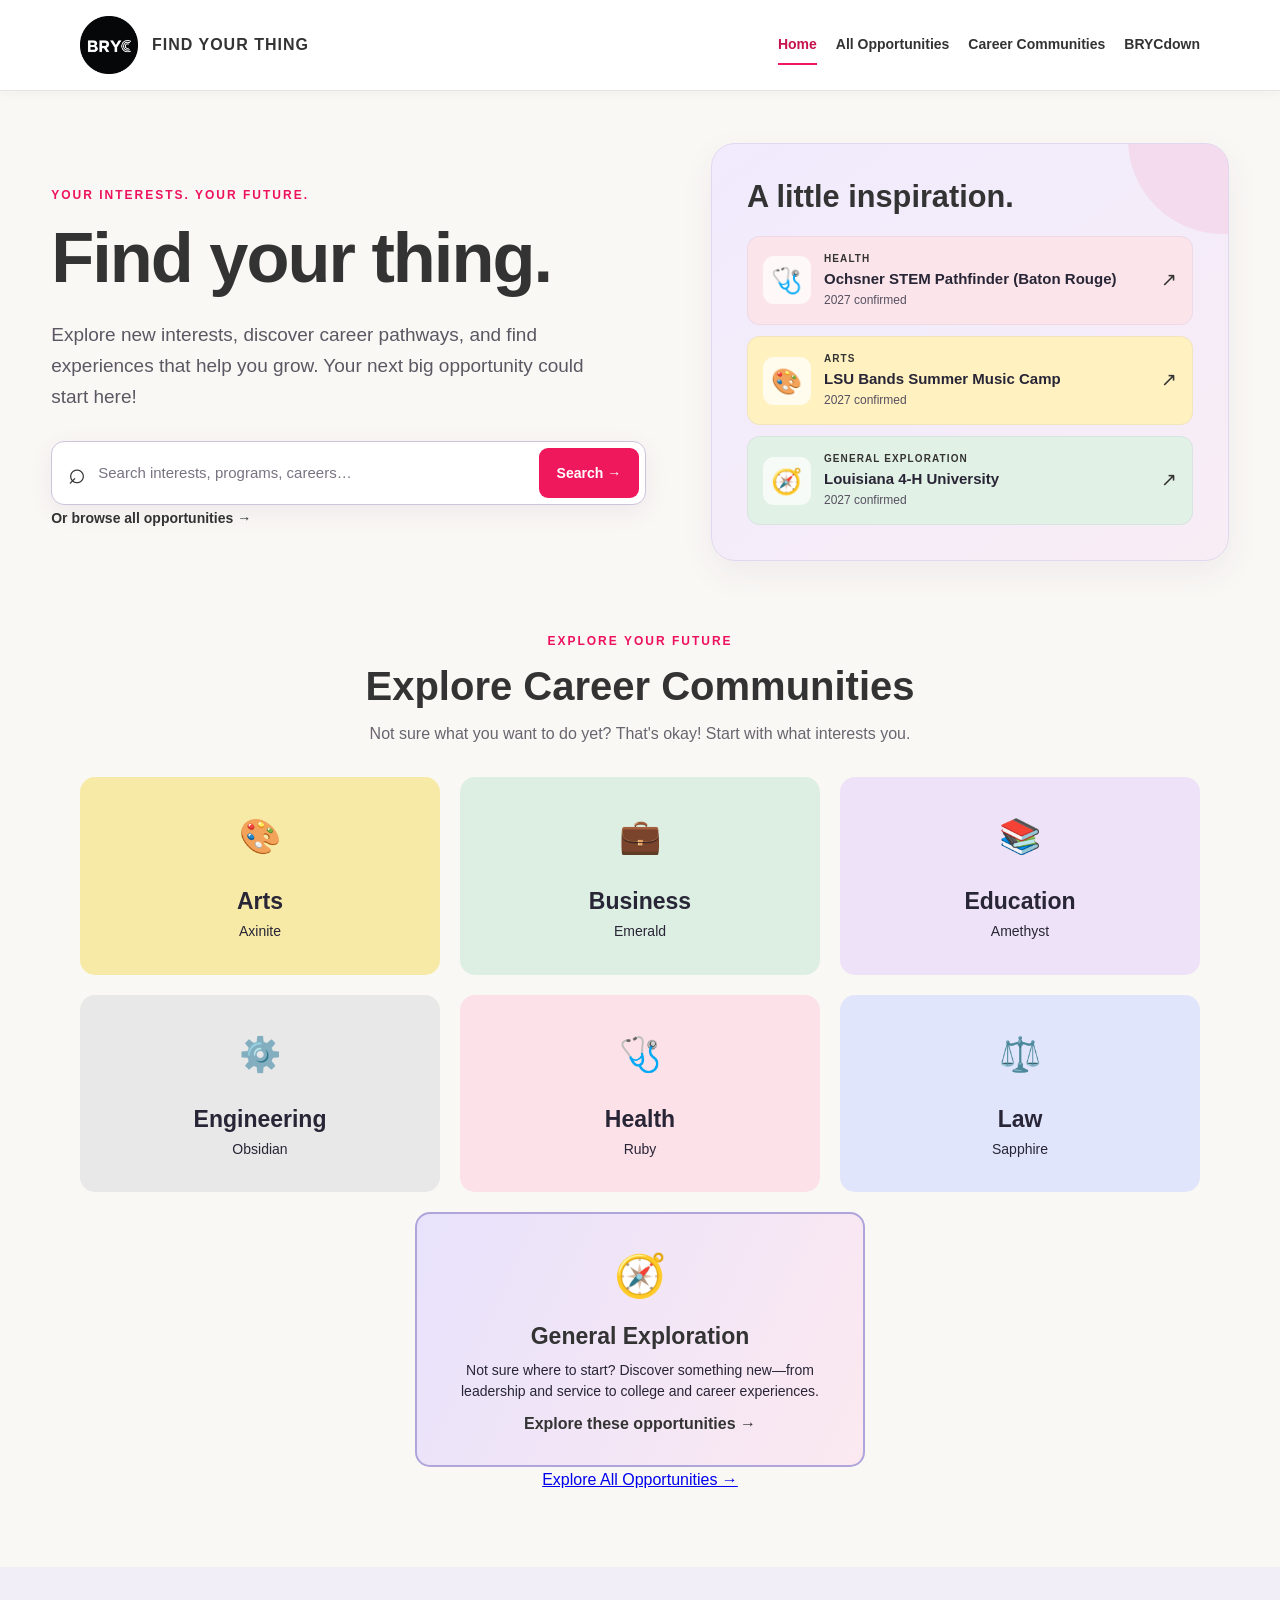
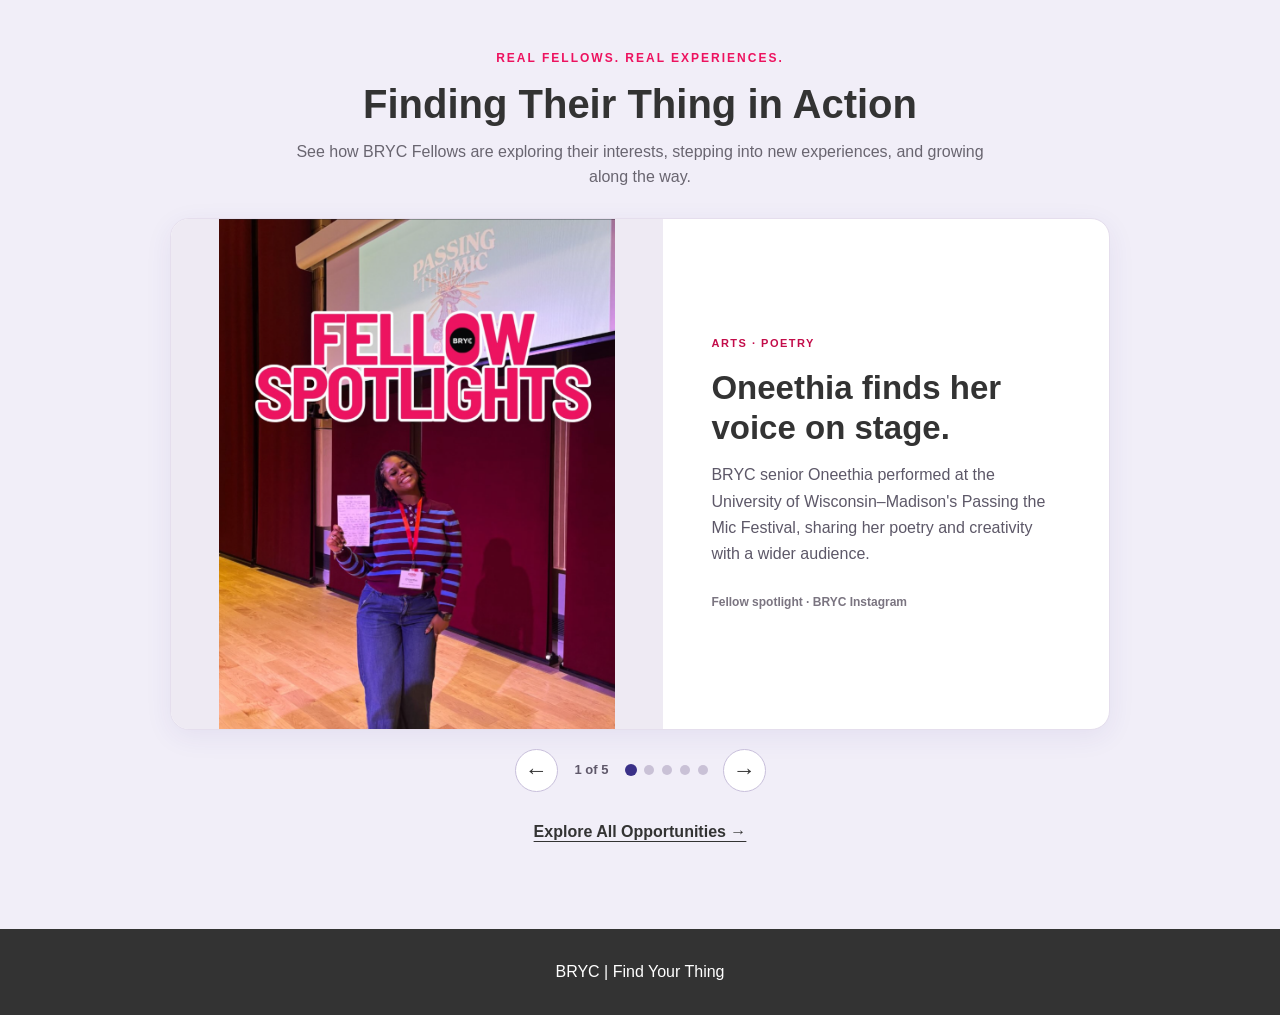
<file: index.html>
<!DOCTYPE html>
<html lang="en">
<head>
  <meta charset="UTF-8">
  <meta name="viewport" content="width=device-width, initial-scale=1.0">
  <title>Find Your Thing | BRYC</title>
  <link rel="stylesheet" href="style.css?v=15">
</head>

<body>
  <!-- Navigation -->
  <header class="site-header">
    <div class="container nav">
      <a href="index.html" class="brand" aria-label="Find Your Thing home">
        <img src="BRYC Logo-Punched.png" alt="BRYC logo">
        <span>FIND YOUR THING</span>
      </a>
      <nav class="site-nav" aria-label="Main navigation">
        <a class="nav-link" href="index.html" aria-current="page">Home</a>
        <a class="nav-link" href="opportunities.html">All Opportunities</a>
        <a class="nav-link" href="#career-communities">Career Communities</a>
        <a class="nav-link" href="https://thebryc.org/brycdown" target="_blank" rel="noopener noreferrer">BRYCdown</a>
      </nav>
    </div>
  </header>

  <main>
    <!-- Hero: search and live discovery previews -->
    <section class="hero container" aria-labelledby="hero-title">
      <div class="hero-content">
        <p class="eyebrow">YOUR INTERESTS. YOUR FUTURE.</p>
        <h1 id="hero-title">Find your thing.</h1>
        <p class="intro">
          Explore new interests, discover career pathways, and find experiences
          that help you grow. Your next big opportunity could start here!
        </p>

        <form class="hero-search" action="opportunities.html" method="get" role="search">
          <label for="hero-query" class="visually-hidden">Search opportunities</label>
          <span class="hero-search-icon" aria-hidden="true">⌕</span>
          <input id="hero-query" name="q" type="search" autocomplete="off"
            placeholder="Search interests, programs, careers…" required>
          <button type="submit">Search <span aria-hidden="true">→</span></button>
        </form>
        <a class="hero-all-link" href="opportunities.html">Or browse all opportunities <span aria-hidden="true">→</span></a>
      </div>

      <aside class="hero-discovery" aria-labelledby="discovery-title">
        <div class="hero-discovery-header">
          <h2 id="discovery-title">A little inspiration.</h2>
        </div>
        <div class="preview-stack" id="featured-opportunities">
          <!-- These useful links remain if the live opportunity feed is temporarily unavailable. -->
          <a class="preview-card preview-health" href="opportunities.html?community=Health">
            <span class="preview-icon" aria-hidden="true">🩺</span>
            <span class="preview-card-copy">
              <span class="preview-kicker">HEALTH</span>
              <strong>Explore healthcare opportunities</strong>
              <span class="preview-detail">Careers, summer programs, and volunteering</span>
            </span>
            <span class="preview-arrow" aria-hidden="true">↗</span>
          </a>
          <a class="preview-card preview-arts" href="opportunities.html?community=Arts">
            <span class="preview-icon" aria-hidden="true">🎨</span>
            <span class="preview-card-copy">
              <span class="preview-kicker">ARTS</span>
              <strong>Find your creative side</strong>
              <span class="preview-detail">Theater, journalism, design, and more</span>
            </span>
            <span class="preview-arrow" aria-hidden="true">↗</span>
          </a>
          <a class="preview-card preview-general" href="opportunities.html?community=General%20Exploration">
            <span class="preview-icon" aria-hidden="true">🧭</span>
            <span class="preview-card-copy">
              <span class="preview-kicker">GENERAL EXPLORATION</span>
              <strong>Try something new</strong>
              <span class="preview-detail">Leadership, service, and new experiences</span>
            </span>
            <span class="preview-arrow" aria-hidden="true">↗</span>
          </a>
        </div>
      </aside>
    </section>

    <!-- Career Communities -->
    <section class="communities container" id="career-communities">
      <p class="eyebrow">EXPLORE YOUR FUTURE</p>
      <h2>Explore Career Communities</h2>
      <p class="section-description">
        Not sure what you want to do yet? That's okay!
        Start with what interests you.
      </p>

      <div class="community-grid">
        <a class="community-card arts" href="opportunities.html?community=Arts">
          <div class="community-icon">🎨</div>
          <h3>Arts</h3>
          <p>Axinite</p>
        </a>

        <a class="community-card business" href="opportunities.html?community=Business">
          <div class="community-icon">💼</div>
          <h3>Business</h3>
          <p>Emerald</p>
        </a>

        <a class="community-card education" href="opportunities.html?community=Education">
          <div class="community-icon">📚</div>
          <h3>Education</h3>
          <p>Amethyst</p>
        </a>

        <a class="community-card engineering" href="opportunities.html?community=Engineering">
          <div class="community-icon">⚙️</div>
          <h3>Engineering</h3>
          <p>Obsidian</p>
        </a>

        <a class="community-card health" href="opportunities.html?community=Health">
          <div class="community-icon">🩺</div>
          <h3>Health</h3>
          <p>Ruby</p>
        </a>

        <a class="community-card law" href="opportunities.html?community=Law">
          <div class="community-icon">⚖️</div>
          <h3>Law</h3>
          <p>Sapphire</p>
        </a>

        <a class="community-card general-exploration" href="opportunities.html?community=General%20Exploration">
          <div class="community-icon" aria-hidden="true">🧭</div>
          <div class="community-copy">
            <h3>General Exploration</h3>
            <p>Not sure where to start? Discover something new—from leadership and service to college and career experiences.</p>
            <span class="community-action">Explore these opportunities →</span>
          </div>
        </a>
      </div>
      <div class="section-action"><a class="section-action-link" href="opportunities.html">Explore All Opportunities →</a></div>
    </section>

    <!-- Real Fellow experiences: original screenshot photo crops only -->
    <section id="spotlights" class="fellow-spotlights" aria-labelledby="spotlights-heading">
      <div class="container spotlight-container">
        <p class="eyebrow">REAL FELLOWS. REAL EXPERIENCES.</p>
        <h2 id="spotlights-heading">Finding Their Thing in Action</h2>
        <p class="section-description">See how BRYC Fellows are exploring their interests, stepping into new experiences, and growing along the way.</p>
        <div class="spotlight-carousel" aria-roledescription="carousel" aria-label="BRYC Fellow spotlights">
          <div class="spotlight-stage" id="spotlight-stage" aria-live="polite">
            <article class="spotlight-slide" aria-roledescription="slide" aria-label="1 of 5">
              <div class="spotlight-photo"><img src="assets/fellow-spotlights/01-oneethia-poetry.png" alt="BRYC Fellow Oneethia at the Passing the Mic Festival" loading="eager"></div>
              <div class="spotlight-story">
                <span class="spotlight-category">ARTS · POETRY</span>
                <h3>Oneethia finds her voice on stage.</h3>
                <p>BRYC senior Oneethia performed at the University of Wisconsin–Madison's Passing the Mic Festival, sharing her poetry and creativity with a wider audience.</p>
                <span class="spotlight-attribution">Fellow spotlight · BRYC Instagram</span>
              </div>
            </article>
            <article class="spotlight-slide" aria-roledescription="slide" aria-label="2 of 5" hidden>
              <div class="spotlight-photo"><img src="assets/fellow-spotlights/02-kaleb-orchestra.png" alt="BRYC Fellow Kaleb at a music competition with trophies" loading="lazy"></div>
              <div class="spotlight-story">
                <span class="spotlight-category">ARTS · MUSIC</span>
                <h3>Kaleb earns orchestra honors.</h3>
                <p>Kaleb was selected for the Louisiana Music Educators Association's All-State and Multi-District Honors Orchestra, recognizing his dedication to music.</p>
                <span class="spotlight-attribution">Fellow spotlight · BRYC Instagram</span>
              </div>
            </article>
            <article class="spotlight-slide" aria-roledescription="slide" aria-label="3 of 5" hidden>
              <div class="spotlight-photo"><img src="assets/fellow-spotlights/03-engineering-fellows.png" alt="BRYC Engineering Fellows and ExxonMobil mentors gathered for a group photo" loading="lazy"></div>
              <div class="spotlight-story">
                <span class="spotlight-category">ENGINEERING · MENTORSHIP</span>
                <h3>Engineering Fellows meet their mentors.</h3>
                <p>Ten aspiring BRYC engineers met ExxonMobil mentors through the Engineering Fellows partnership. Monthly sessions from September through May focus on workplace skills and guidance on internships and careers.</p>
                <span class="spotlight-attribution">Engineering Fellows · BRYC × ExxonMobil</span>
              </div>
            </article>
            <article class="spotlight-slide" aria-roledescription="slide" aria-label="4 of 5" hidden>
              <div class="spotlight-photo"><img src="assets/fellow-spotlights/04-health-fellows.png" alt="BRYC Health Fellow practicing a healthcare skill at the Community Health Fair" loading="lazy"></div>
              <div class="spotlight-story">
                <span class="spotlight-category">HEALTH · HANDS-ON LEARNING</span>
                <h3>Exploring healthcare firsthand.</h3>
                <p>Fellows wrapped up year three of the Wolfpack Health Fellows Academy with a Community Health Fair, exploring healthcare pathways alongside FranU and Baton Rouge Clinic partners.</p>
                <span class="spotlight-attribution">Past Fellow experience · Wolfpack Health Fellows Academy</span>
              </div>
            </article>
            <article class="spotlight-slide" aria-roledescription="slide" aria-label="5 of 5" hidden>
              <div class="spotlight-photo"><img src="assets/fellow-spotlights/05-legal-fellows.png" alt="BRYC Legal Fellow speaking to an audience at the Legal Fellows program" loading="lazy"></div>
              <div class="spotlight-story">
                <span class="spotlight-category">LAW · YOUTH LEADERSHIP</span>
                <h3>Legal Fellows take the lead.</h3>
                <p>In partnership with the East Baton Rouge District Attorney's Office, BRYC Legal Fellows explored the justice system and strengthened their leadership and public speaking skills by designing questions for a community discussion.</p>
                <span class="spotlight-attribution">Legal Fellows Institute · BRYC × EBR District Attorney's Office</span>
              </div>
            </article>
          </div>
          <div class="spotlight-controls">
            <button type="button" class="spotlight-arrow" id="spotlight-prev" aria-label="Previous Fellow spotlight">←</button>
            <span class="spotlight-position" id="spotlight-position" aria-live="polite">1 of 5</span>
            <div class="spotlight-dots" id="spotlight-dots" aria-label="Choose a Fellow spotlight">
              <button class="spotlight-dot is-active" type="button" aria-label="Show spotlight 1" aria-current="true"></button>
              <button class="spotlight-dot" type="button" aria-label="Show spotlight 2"></button>
              <button class="spotlight-dot" type="button" aria-label="Show spotlight 3"></button>
              <button class="spotlight-dot" type="button" aria-label="Show spotlight 4"></button>
              <button class="spotlight-dot" type="button" aria-label="Show spotlight 5"></button>
            </div>
            <button type="button" class="spotlight-arrow" id="spotlight-next" aria-label="Next Fellow spotlight">→</button>
          </div>
        </div>
        <a class="spotlight-browse-link" href="opportunities.html">Explore All Opportunities →</a>
      </div>
    </section>
  </main>

  <footer>
    <div class="container">
      BRYC | Find Your Thing
    </div>
  </footer>

  <!-- The same public-safe approved-opportunities feed used by the directory. -->
  <script src="opportunities-snapshot.js?v=20261125-leda"></script>
  <script src="fyt-search.js?v=status-order-2"></script>
  <script src="fyt-config.js"></script>
  <script>
  (() => {
    "use strict";
    let latestOpportunities=window.FYT_STATIC_PAYLOAD?.opportunities||[];
    window.FYTHomepageOpportunities=()=>latestOpportunities;
    const slots = [
      {category: "Health", icon: "🩺", style: "preview-health"},
      {category: "Arts", icon: "🎨", style: "preview-arts"},
      {category: "General Exploration", icon: "🧭", style: "preview-general"}
    ];
    const stack = document.getElementById("featured-opportunities");
    if (!stack) return;
    const cycleRank = cycle => cycle === "2027 Confirmed" ? 0 :
      cycle === "Ongoing / Recurring" ? 1 : 2;
    const cycleLabel = cycle => cycle === "2027 Confirmed" ? "2027 confirmed" :
      cycle === "Ongoing / Recurring" ? "Ongoing program" : "Previously offered";
    const safeUrl = value => {
      try {
        const link = new URL(value);
        return link.protocol === "https:" ? link.href : null;
      } catch { return null; }
    };
    const span = (className, content) => {
      const node = document.createElement("span");
      node.className = className;
      node.textContent = String(content || "");
      return node;
    };
    window.FYTFeedReceiver = payload => {
      if (!payload || payload.ok !== true || !Array.isArray(payload.opportunities)) return;
      latestOpportunities=payload.opportunities;
      const cards = [];
      for (const slot of slots) {
        const item = payload.opportunities.filter(op =>
          op && op.id && op.name && !window.FYTSearch.expired(op) && Array.isArray(op.careerCommunities) &&
          op.careerCommunities.includes(slot.category))
          .sort((a, b) => cycleRank(a.programCycle) - cycleRank(b.programCycle))[0];
        if (!item) continue;
        const card = document.createElement("a");
        card.className = "preview-card " + slot.style;
        card.href = "opportunities.html?q=" + encodeURIComponent(item.name);
        const icon = span("preview-icon", slot.icon);
        icon.setAttribute("aria-hidden", "true");
        const copy = span("preview-card-copy", "");
        copy.append(span("preview-kicker", slot.category.toUpperCase()));
        const name = document.createElement("strong");
        name.textContent = item.name;
        copy.append(name, span("preview-detail", cycleLabel(item.programCycle)));
        const arrow = span("preview-arrow", "↗");
        arrow.setAttribute("aria-hidden", "true");
        card.append(icon, copy, arrow);
        cards.push(card);
      }
      // Preserve the category links if no approved previews are available.
      if (cards.length === slots.length) stack.replaceChildren(...cards);
    };
    // Render the approved public snapshot before the live feed returns.
    if(window.FYT_STATIC_PAYLOAD)window.FYTFeedReceiver(window.FYT_STATIC_PAYLOAD);
    const endpoint = safeUrl(window.FYT_CONFIG && window.FYT_CONFIG.publicFeedUrl);
    if (!endpoint) return;
    const script = document.createElement("script");
    script.src = endpoint;
    // A failed/slow feed leaves the three category links intact.
    document.head.append(script);
  })();
  </script>

  <script>
  (() => {
    const input=document.getElementById('hero-query');
    const pick=label=>{
      const url=new URL('opportunities.html',location.href);
      url.searchParams.set('q',label);
      location.assign(url.href);
    };
    window.FYTSearch.autocomplete(input,()=>window.FYTHomepageOpportunities?.()||[],pick);
  })();
  </script>

  <script>
  (() => {
    "use strict";
    const stage = document.getElementById("spotlight-stage");
    const controls = document.getElementById("spotlight-dots");
    if (!stage || !controls) return;
    const slides = Array.from(stage.querySelectorAll(".spotlight-slide"));
    const dots = Array.from(controls.querySelectorAll(".spotlight-dot"));
    const position = document.getElementById("spotlight-position");
    let current = 0;
    function show(index) {
      current = (index + slides.length) % slides.length;
      slides.forEach((slide, i) => { slide.hidden = i !== current; });
      dots.forEach((dot, i) => {
        dot.classList.toggle("is-active", i === current);
        if (i === current) dot.setAttribute("aria-current", "true");
        else dot.removeAttribute("aria-current");
      });
      position.textContent = (current + 1) + " of " + slides.length;
    }
    document.getElementById("spotlight-prev").addEventListener("click", () => show(current - 1));
    document.getElementById("spotlight-next").addEventListener("click", () => show(current + 1));
    dots.forEach((dot, i) => dot.addEventListener("click", () => show(i)));
    const carousel = document.querySelector(".spotlight-carousel");
    carousel.addEventListener("keydown", e => {
      if (e.key === "ArrowLeft") { e.preventDefault(); show(current - 1); }
      if (e.key === "ArrowRight") { e.preventDefault(); show(current + 1); }
    });
    let touchX;
    stage.addEventListener("touchstart", e => { touchX = e.changedTouches[0].screenX; }, {passive:true});
    stage.addEventListener("touchend", e => {
      if (touchX === undefined) return;
      const delta = e.changedTouches[0].screenX - touchX;
      if (Math.abs(delta) > 55) show(current + (delta < 0 ? 1 : -1));
      touchX = undefined;
    }, {passive:true});
    show(0);
  })();
  </script>
</body>
</html>
</file>
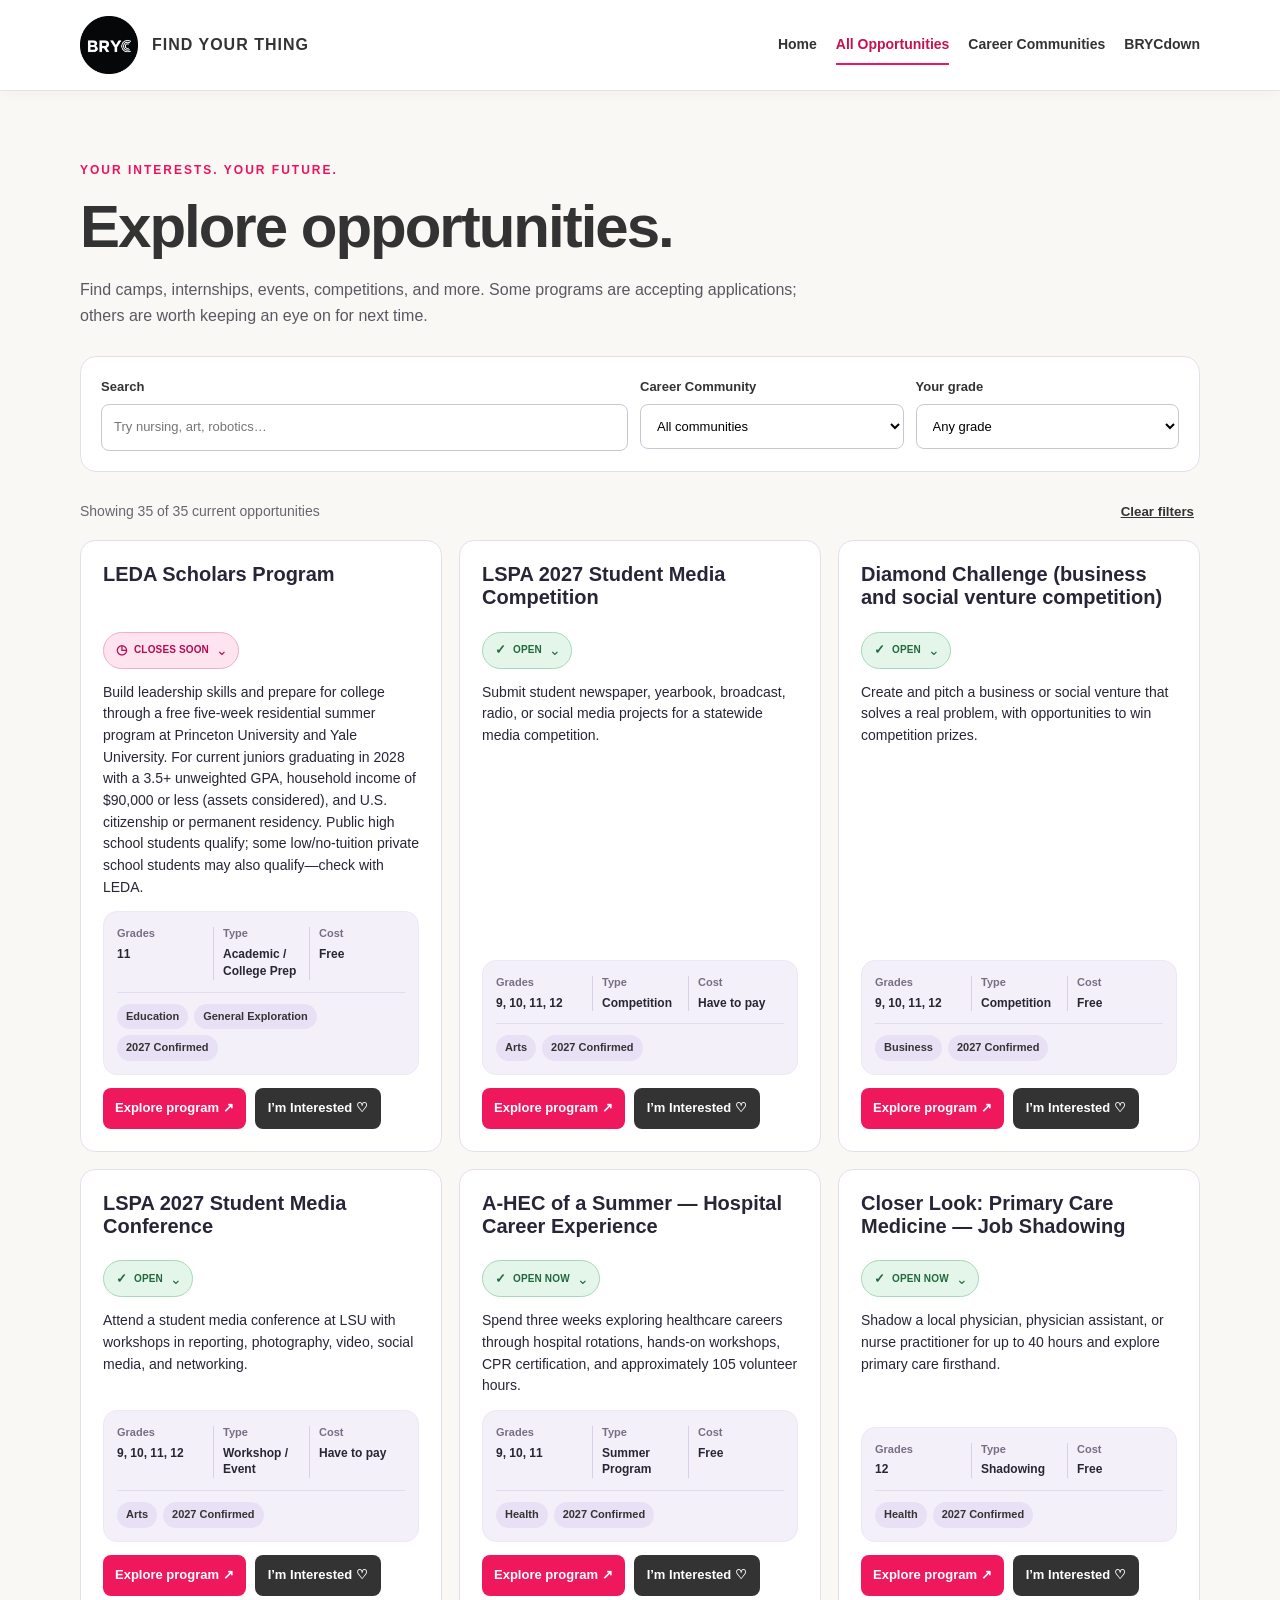
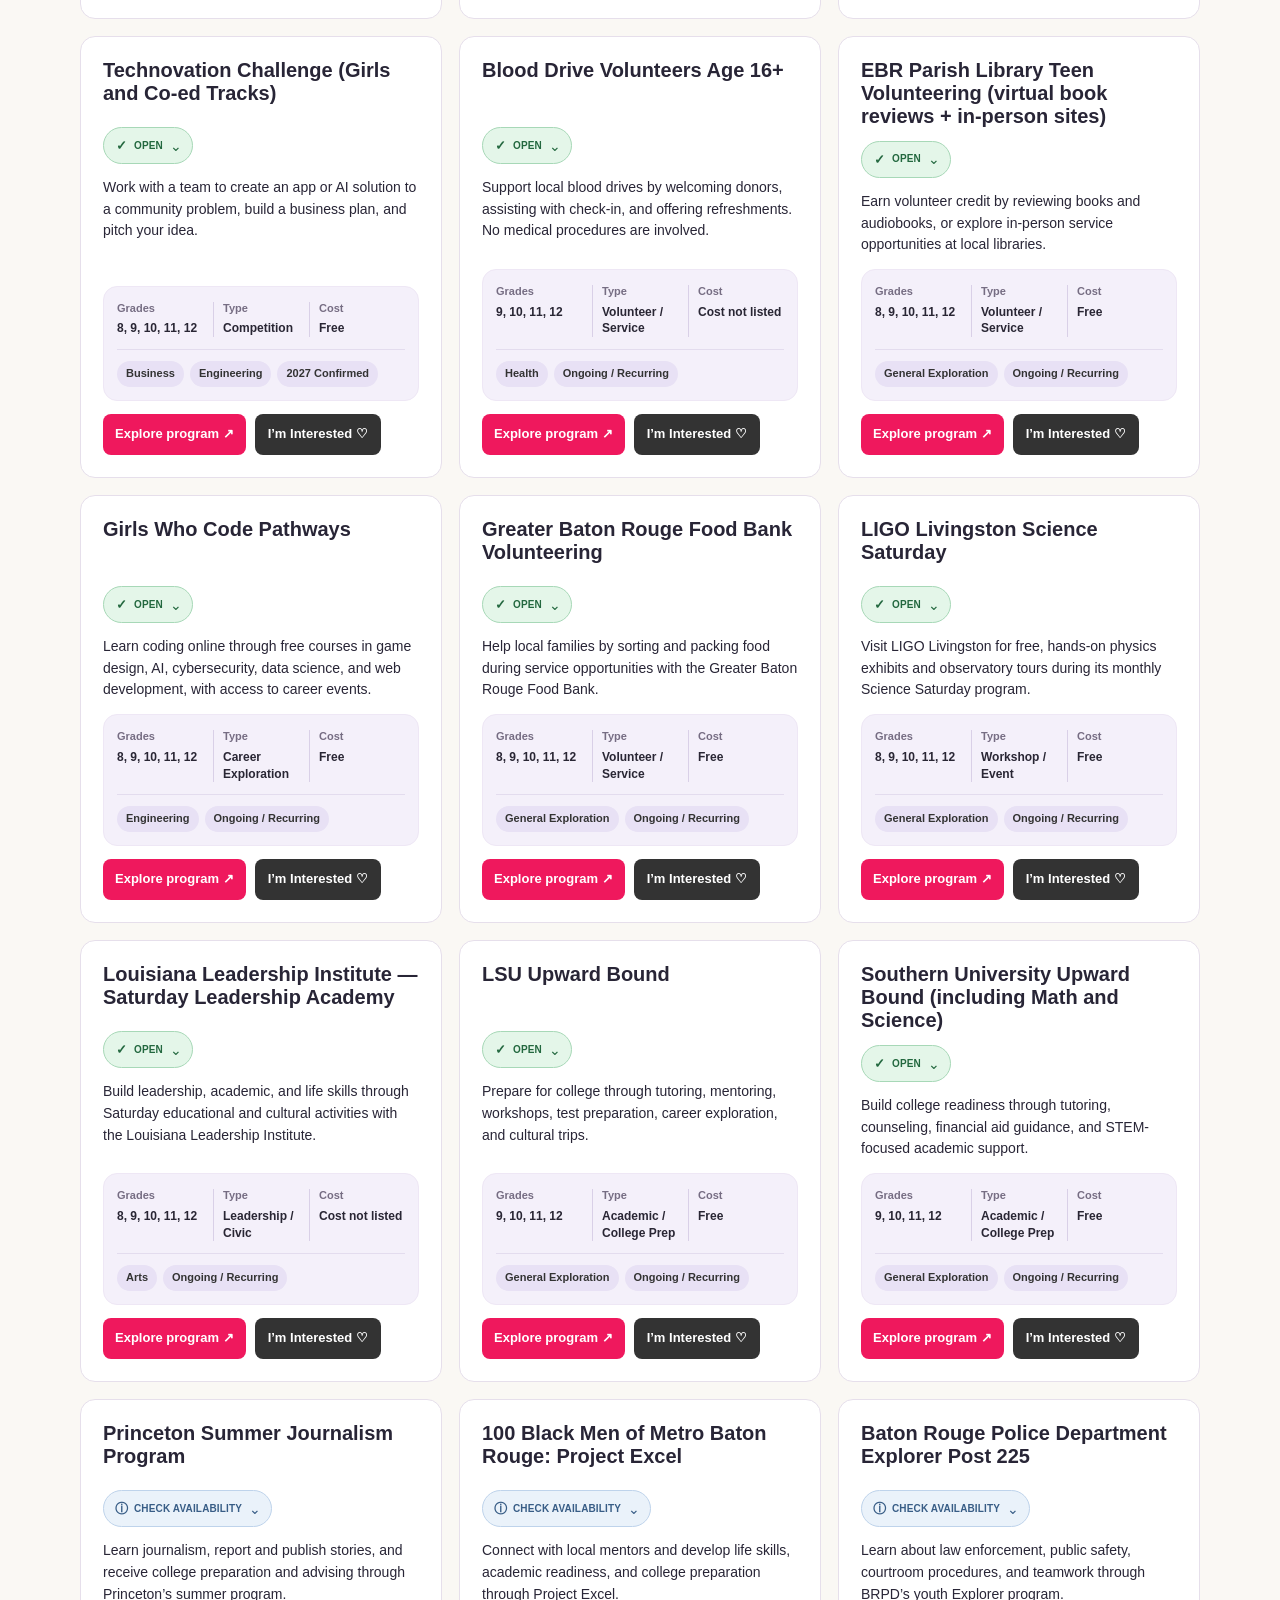
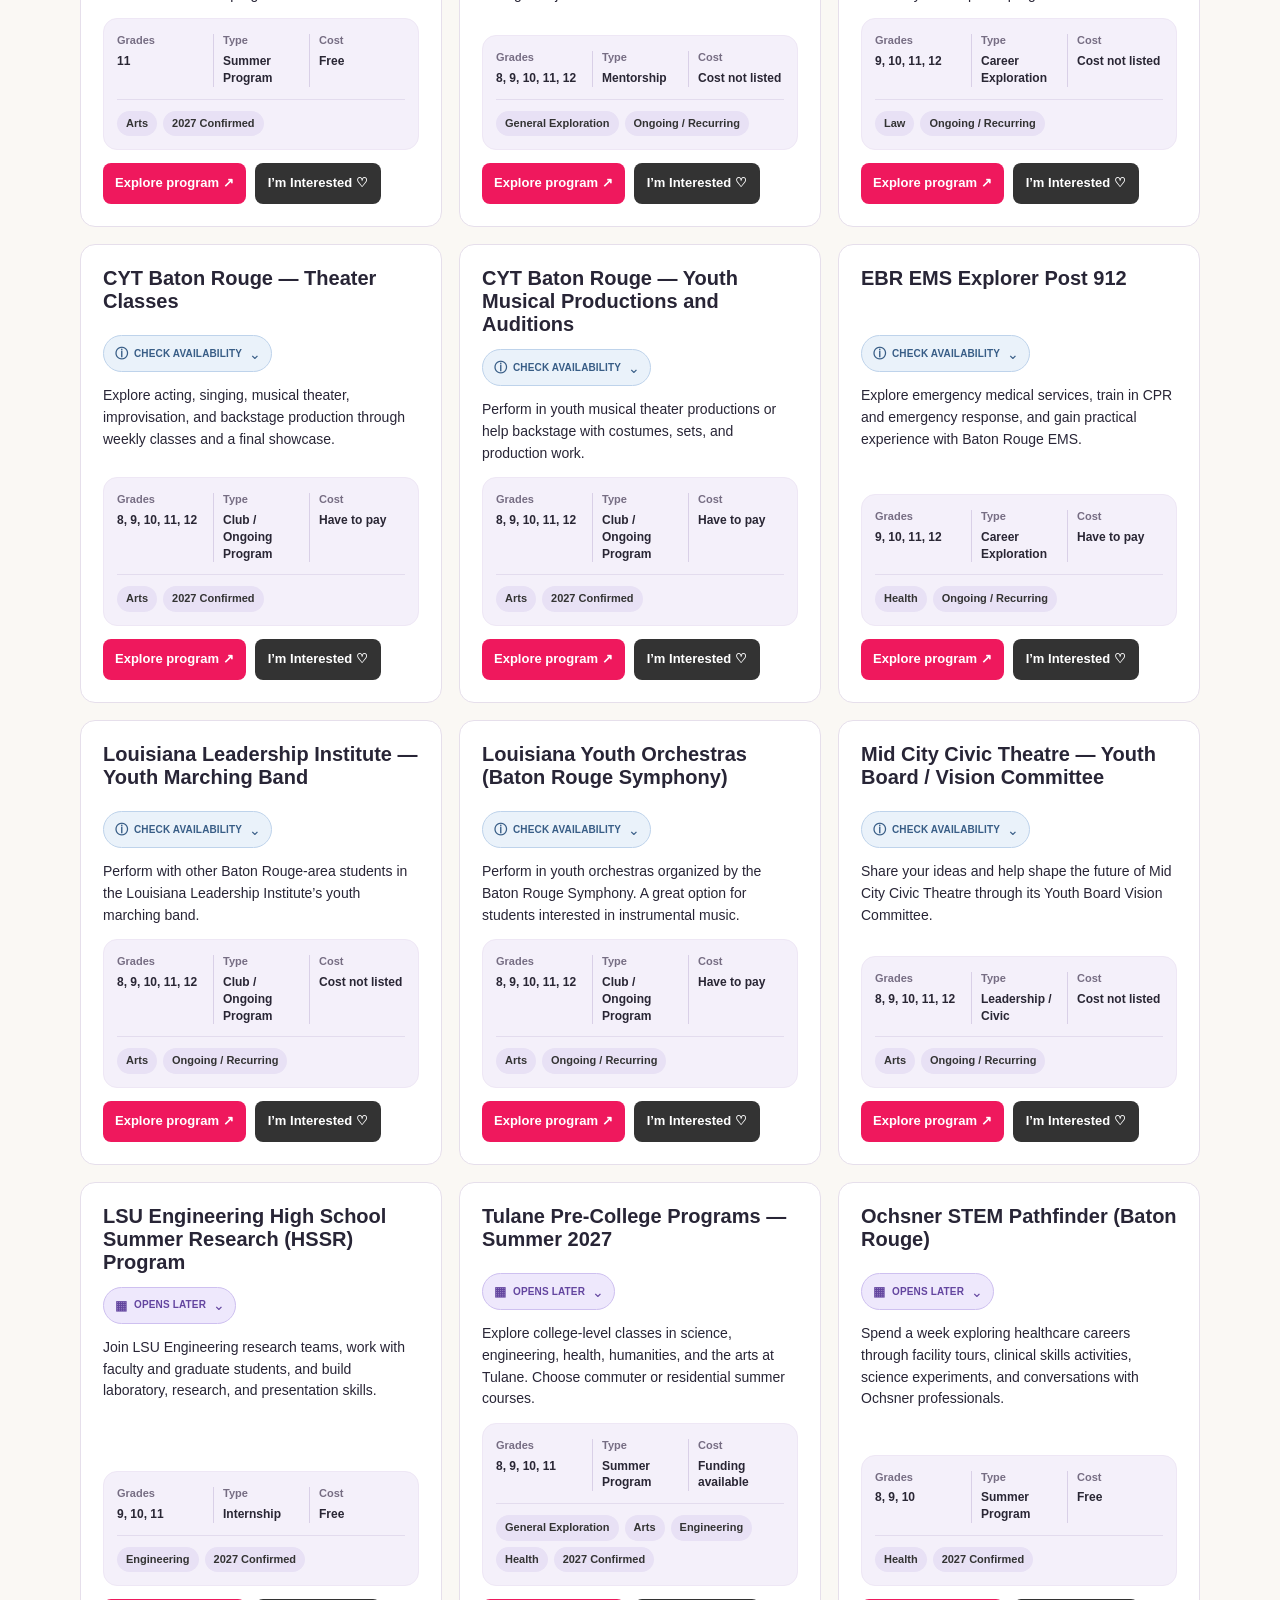
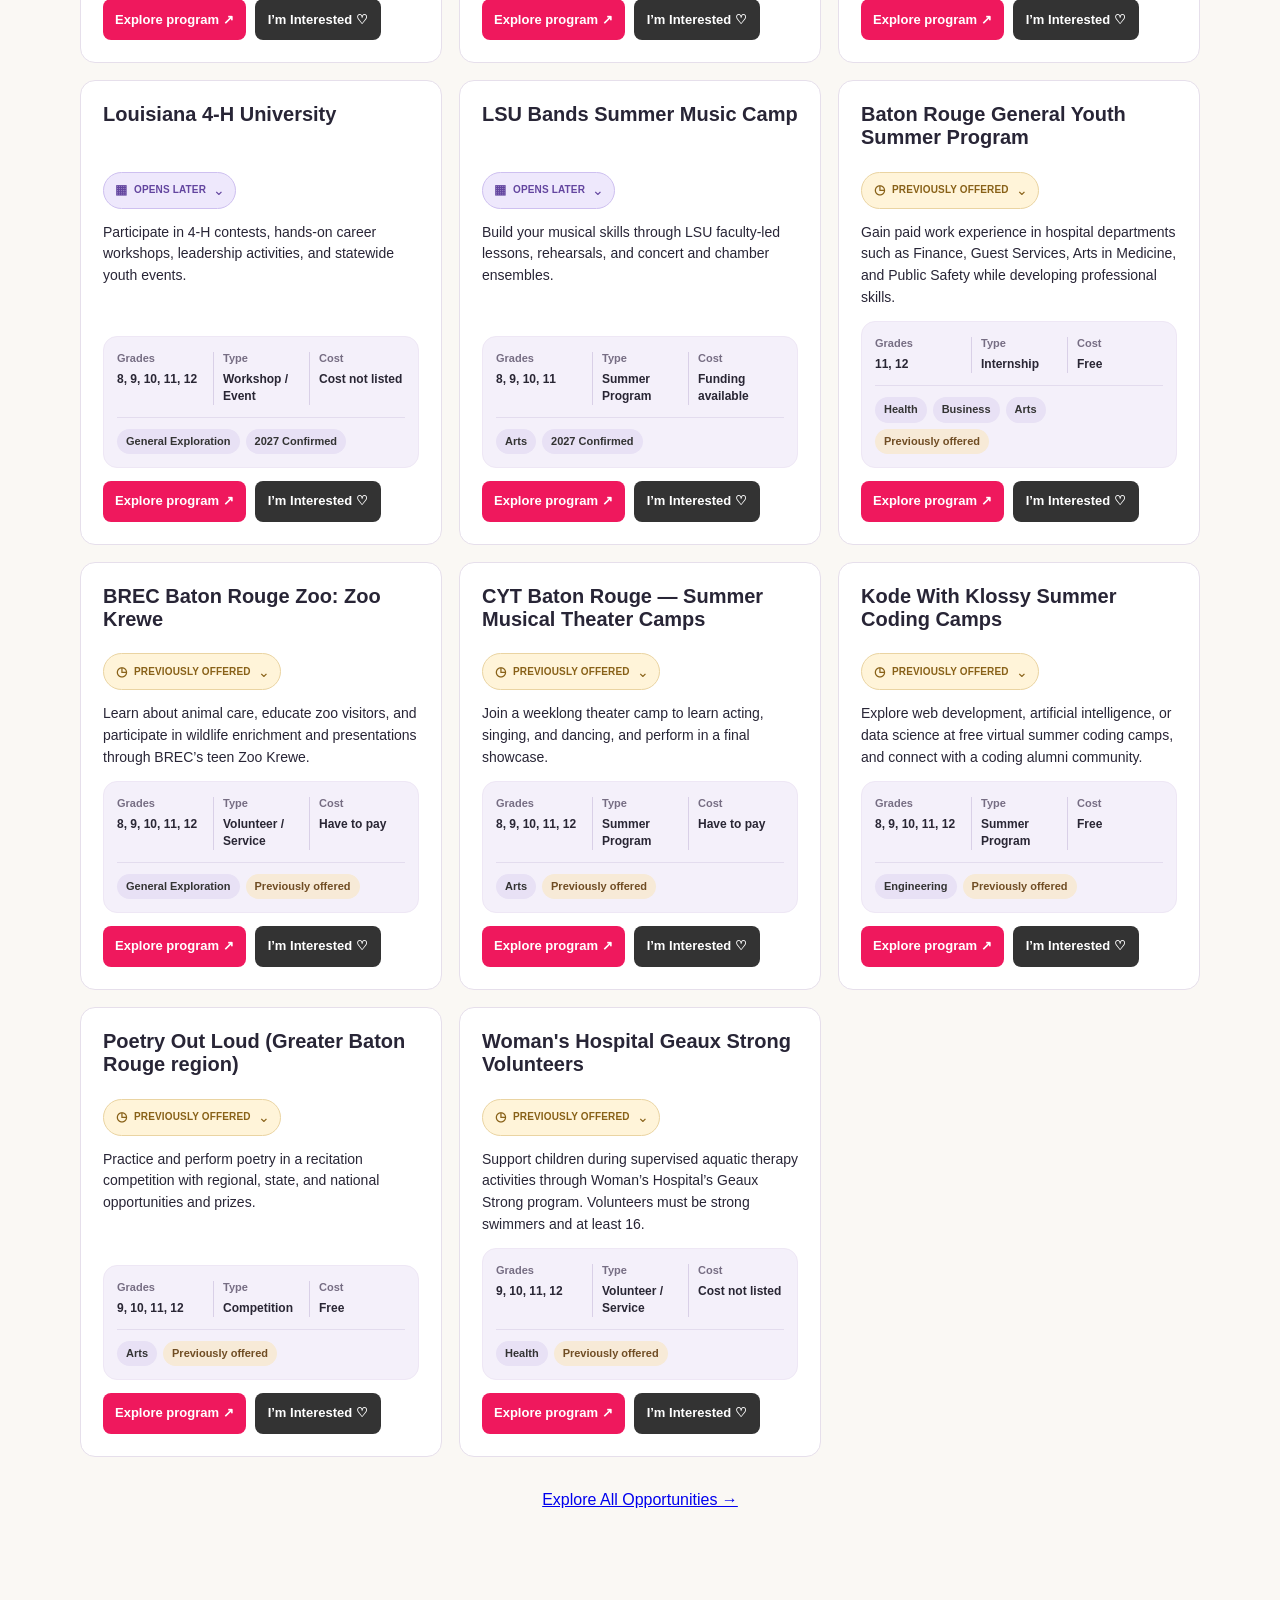
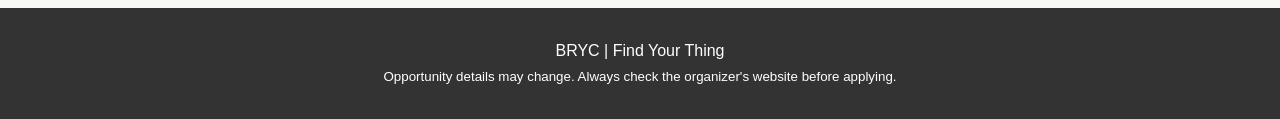
<file: opportunities.html>
<!doctype html>
<html lang="en">
<head>
<meta charset="utf-8"><meta name="viewport" content="width=device-width, initial-scale=1">
<title>Explore Opportunities | BRYC Find Your Thing</title>
<link rel="stylesheet" href="style.css?v=15">
<style>
body{background:#faf8f4}.op-main{padding:58px 0 95px}.op-main h1{font-size:clamp(35px,5vw,60px);margin:10px 0}.op-lead{max-width:740px;color:#5b5763}
.op-filters{display:grid;grid-template-columns:minmax(0,2fr) repeat(2,minmax(0,1fr));gap:12px;padding:20px;border:1px solid #e6dfeb;border-radius:16px;background:white;margin:28px 0}
.op-filters label{display:flex;flex-direction:column;gap:6px;font-size:13px;font-weight:700;color:#333333}
.op-filters input,.op-filters select{font:inherit;font-weight:normal;width:100%;padding:12px;border:1px solid #ccc5d7;border-radius:8px;min-height:45px;background:white}
.fyt-search-anchor{position:relative;min-width:0}
.fyt-suggestions{position:absolute;z-index:120;left:0;right:0;top:calc(100% + 5px);border:1px solid #d5cbdc;border-radius:12px;background:#fff;box-shadow:0 12px 30px rgba(30,25,44,.16);max-height:280px;overflow:auto;padding:5px}
.fyt-suggestions[hidden]{display:none}
.fyt-suggestion{display:flex;align-items:center;justify-content:space-between;gap:12px;padding:11px 12px;border:0;background:white;color:#333;font:inherit;font-size:13px;width:100%;border-radius:7px;text-align:left;cursor:pointer}
.fyt-suggestion small{color:#776e7c;font-size:11px;flex-shrink:0}
.fyt-suggestion:hover,.fyt-suggestion.is-active,.fyt-suggestion:focus-visible{background:#fce8f0;outline:none}
.op-count{display:flex;justify-content:space-between;align-items:center;gap:15px;margin:18px 0;flex-wrap:wrap;color:#696570;font-size:14px}
.op-count button{color:#333333;text-decoration:underline;border:none;background:none;cursor:pointer;font-weight:700}
.op-grid{display:grid;grid-template-columns:repeat(3,minmax(0,1fr));gap:17px}
.op-item{border:1px solid #e6dfeb;background:white;border-radius:15px;padding:22px;display:grid;grid-template-rows:minmax(3.45em,auto) auto minmax(0,1fr) auto auto;gap:13px;min-width:0;align-content:stretch}
.op-item h2{font-size:20px;color:#282536;margin:0;overflow-wrap:anywhere}
.op-tags{display:flex;gap:6px;flex-wrap:wrap;align-items:center;margin-top:12px}.op-tags span{background:#e8e1f5;color:#333333;font-size:11px;border-radius:40px;padding:4px 9px;font-weight:700}
.op-tags span.past{background:#f7ead7;color:#704d24}
.op-item p{margin:0;font-size:14px}
.op-description{line-height:1.55}
.op-summary{background:#f4f0fa;border:1px solid #eee7f5;border-radius:14px;padding:15px 13px 13px;min-width:0}
.op-item .op-meta{display:grid;grid-template-columns:repeat(3,minmax(0,1fr));gap:0;color:#282536;min-width:0}
.op-fact{min-width:0;padding:0 9px;display:flex;flex-direction:column;gap:5px}
.op-fact:first-child{padding-left:0}
.op-fact:last-child{padding-right:0}
.op-fact+.op-fact{border-left:1px solid #d9d0e7}
.op-fact-label{color:#766d83;font-size:11px;font-weight:700;display:flex;align-items:center;gap:4px;line-height:1.25}
.op-fact-value{color:#292634;font-size:12px;font-weight:700;overflow-wrap:anywhere;line-height:1.4}
.op-summary .op-tags{border-top:1px solid #e3dcee;padding-top:11px}
@media(min-width:651px) and (max-width:1100px){.op-summary{padding:12px 10px}.op-fact{padding:0 6px}.op-fact-value{font-size:11px}}

/* Clickable colored status pill; the expanded explanation lives inside it. */
.op-status-wrap{min-width:0}
.op-status-details{min-width:0;max-width:100%}
.op-status-actions{display:flex;align-items:flex-start;align-content:flex-start;flex-wrap:wrap;gap:8px;margin:0}
.op-status-actions>.op-status-details{flex:0 1 auto;max-width:100%}
.op-status-actions>.op-status-details[open]{flex:1 0 100%;width:100%;grid-row:auto}
.op-status-actions>.op-status-details[open] .op-status-details-content{max-width:100%}
.op-status-actions>.op-interest-button{flex:0 0 auto}
@media(max-width:390px){.op-status-actions{gap:9px}}

.op-status{display:inline-flex;align-items:center;justify-content:flex-start;gap:6px;width:fit-content;max-width:100%;min-height:37px;padding:7px 10px;border-radius:999px;border:1px solid transparent;font-size:11px;line-height:1.2;white-space:nowrap}
.op-status-details summary{list-style:none;cursor:pointer;user-select:none}
.op-status-details summary::-webkit-details-marker{display:none}
.op-status-details summary::marker{content:''}
.op-status-details summary:focus-visible{outline:3px solid #EF185D;outline-offset:3px}
.op-status-details summary:hover{filter:brightness(.97)}
.op-status-details summary .op-status-chevron{display:inline-block;margin-left:1px;font-size:14px;line-height:1;transition:transform .2s ease;flex-shrink:0}
.op-status-details[open] summary .op-status-chevron{transform:rotate(180deg)}
.op-status-details[open] summary{border-radius:14px}
.op-status-icon{display:inline-flex;align-items:center;justify-content:center;flex:0 0 14px;width:14px;font-size:13px;font-weight:800}
.op-status-copy{min-width:0;display:inline-flex;align-items:center;flex:0 1 auto;white-space:nowrap}
.op-status-label{font-size:10px;letter-spacing:.015em;text-transform:uppercase;font-weight:800;white-space:nowrap}
.op-status-message{font-size:11px;font-weight:600}
.op-status.open-now{background:#E4F6E9;border-color:#A7D8B7;color:#23683F}
.op-status.year-round{background:#FFF0DE;border-color:#F1CC9E;color:#A34E13}
.op-status.closing-soon{background:#FDE4EE;border-color:#F6ABC7;color:#B50950}
.op-status.upcoming{background:#EEE8FC;border-color:#CEC0F0;color:#63459F}
.op-status.closed{background:#FBE9EB;border-color:#E6BBC4;color:#A23751}
.op-status.previous{background:#FFF4D9;border-color:#EAD4A2;color:#886118}
.op-status.check{background:#EAF2FA;border-color:#BED3EB;color:#385D86}
.op-status-details-content{font-size:13px;line-height:1.5;color:#58525e;padding:12px 14px;margin-top:8px;background:#F7F5F9;border:1px solid #E8E1ED;border-radius:10px}
.op-status-details-content p{margin:0}
.op-status-details-content p+p{margin-top:6px}
.op-status-expanded-hint{font-weight:750;color:#333}
.op-interest-button{background:#333;color:white;border:0;border-radius:8px;cursor:pointer;font:inherit;font-size:13px;font-weight:700;padding:10px 13px;align-self:flex-start;max-width:100%}
.op-request-name-hint{font-size:12px!important;color:#6a6470!important;margin:5px 0 0!important}
.op-interest-button:hover{background:#1e1e1e}
.op-interest-button:focus-visible,.op-request-dialog button:focus-visible,.op-request-dialog input:focus-visible{outline:3px solid #ef185d;outline-offset:3px}
.op-request-dialog{border:0;border-radius:18px;padding:0;width:min(94vw,520px);max-height:90vh;overflow:auto;box-shadow:0 20px 70px rgba(0,0,0,.22)}
.op-request-dialog::backdrop{background:rgba(15,13,21,.5)}
.op-request-dialog-content{padding:27px}
.op-request-dialog h2{font-size:27px;margin:0 0 10px}
.op-request-dialog p{font-size:14px;color:#59545c}
.op-request-dialog label{display:block;font-size:13px;font-weight:700;margin:14px 0 6px}
.op-request-dialog input[type=text]{display:block;width:100%;font:inherit;font-size:16px;border-radius:8px;border:1px solid #aaa;padding:12px}
.op-request-dialog .op-request-consent{display:flex;align-items:flex-start;gap:10px;font-size:13px;line-height:1.5;font-weight:400}
.op-request-consent input{margin-top:4px}
.op-request-buttons{display:flex;gap:10px;flex-wrap:wrap;margin-top:20px}
.op-request-buttons button{font:inherit;font-weight:700;border-radius:9px;padding:11px 17px;border:0;cursor:pointer}
.op-request-buttons button[type=submit]{background:#ef185d;color:white}
.op-request-buttons button[type=button]{background:#eee;color:#333}
.op-links{display:flex;align-items:stretch;gap:9px;flex-wrap:wrap;margin-top:0}.op-links a,.op-links button{display:inline-flex;align-items:center;justify-content:center;min-height:41px;text-align:center}.op-links a{background:#ef185d;color:white;border-radius:8px;text-decoration:none;padding:10px 12px;font-weight:700;font-size:13px}.op-links a:hover{background:#c6124d}
.directory-footer-action{text-align:center;margin-top:30px}.directory-footer-action .section-action-link{display:inline-block}
.op-notice{background:white;border:1px solid #e6dfeb;border-radius:14px;padding:28px;max-width:750px}
.op-home{display:inline-block;color:#333333;text-decoration:underline;margin-top:12px}
@media(max-width:950px){.op-grid{grid-template-columns:repeat(2,1fr)}.op-filters{grid-template-columns:1fr 1fr}}
@media(max-width:650px){.op-grid,.op-filters{grid-template-columns:1fr}.op-main{padding:35px 0 65px}.op-item{grid-template-rows:auto auto minmax(0,1fr) auto auto;gap:12px}.op-summary{padding:15px}.op-fact-value{font-size:12px}}
</style>
</head>
<body>
<header class="site-header"><div class="container nav">
<a class="brand" href="index.html" aria-label="Find Your Thing home"><img src="BRYC Logo-Punched.png" alt="BRYC logo"><span>FIND YOUR THING</span></a>
<nav class="site-nav" aria-label="Main navigation"><a class="nav-link" href="index.html">Home</a><a class="nav-link" href="opportunities.html" aria-current="page">All Opportunities</a><a class="nav-link" href="index.html#career-communities">Career Communities</a><a class="nav-link" href="https://thebryc.org/brycdown" target="_blank" rel="noopener noreferrer">BRYCdown</a></nav>
</div></header>
<main class="op-main container">
<p class="eyebrow">YOUR INTERESTS. YOUR FUTURE.</p><h1>Explore opportunities.</h1>
<p class="op-lead">Find camps, internships, events, competitions, and more. Some programs are accepting applications; others are worth keeping an eye on for next time.</p>
<div class="op-filters">
<label for="q">Search<input id="q" type="search" placeholder="Try nursing, art, robotics…"></label>
<label for="community">Career Community<select id="community"><option value="">All communities</option><option>Arts</option><option>Business</option><option>Education</option><option>Engineering</option><option>Health</option><option>Law</option><option>General Exploration</option></select></label>
<label for="grade">Your grade<select id="grade"><option value="">Any grade</option><option value="8">8th</option><option value="9">9th</option><option value="10">10th</option><option value="11">11th</option><option value="12">12th</option></select></label>
</div>
<div class="op-count"><span id="count" aria-live="polite">Loading opportunities…</span><button id="reset" type="button">Clear filters</button></div>
<div class="op-grid" id="results"></div>
<div class="directory-footer-action"><a href="opportunities.html" class="section-action-link">Explore All Opportunities →</a></div>
<dialog id="interest-dialog" class="op-request-dialog" aria-labelledby="request-title">
  <div class="op-request-dialog-content">
    <h2 id="request-title">I'm Interested</h2>
    <p id="request-program"></p>
    <p id="request-explainer">This shares your interest with BRYC staff. It does not apply to the program or guarantee an automatic reminder.</p>
    <form id="interest-form" method="POST" target="_blank">
      <input type="hidden" id="request-opportunity-id" name="opportunityId">
      <input type="hidden" name="consent" value="yes">
      <div hidden aria-hidden="true"><label>Leave this blank<input name="website" type="text" tabindex="-1" autocomplete="off"></label></div>
      <label for="request-full">Fellow full name</label>
      <input id="request-full" type="text" maxlength="91" autocomplete="name" placeholder="First and last name" required aria-describedby="request-name-hint">
      <p id="request-name-hint" class="op-request-name-hint">Enter your first and last name so BRYC can follow up.</p>
      <input id="request-first" name="firstName" type="hidden">
      <input id="request-last" name="lastName" type="hidden">
      <label class="op-request-consent"><input id="request-consent" type="checkbox" required> I understand this request will be shared with BRYC staff for follow-up.</label>
      <div class="op-request-buttons">
        <button type="submit">Send request to BRYC ↗</button>
        <button id="request-cancel" type="button">Cancel</button>
      </div>
      <p class="op-request-note">Your request opens a BRYC confirmation page in a new tab. No Fellow information appears in the public opportunity feed.</p>
    </form>
  </div>
</dialog>
<div id="error" class="op-notice" hidden><h2>Opportunities aren't available yet</h2><p id="error-detail">Please check back soon.</p><a class="op-home" href="index.html">Return to Career Communities</a></div>
</main>
<footer><div class="container">BRYC | Find Your Thing<br><small>Opportunity details may change. Always check the organizer's website before applying.</small></div></footer>
<script src="opportunities-snapshot.js?v=20261125-leda"></script>
<script src="fyt-search.js?v=status-order-2"></script>
<script src="fyt-config.js?v=interest-live-20261116"></script>
<script>
(()=>{
"use strict";
const byId=id=>document.getElementById(id),approved=['Arts','Business','Education','Engineering','Health','Law','General Exploration'];
const params=new URLSearchParams(location.search),fromUrl=params.get('community');
if(approved.includes(fromUrl))byId('community').value=fromUrl;
const incomingQuery=params.get('q');
if(incomingQuery)byId('q').value=incomingQuery.slice(0,200);
let opportunities=null;
const snapshotStatusById=new Map((window.FYT_STATIC_PAYLOAD?.opportunities||[]).map(o=>[o.id,o.applicationStatus]));
const element=(tag,content,cls)=>{const el=document.createElement(tag);el.textContent=String(content||'');if(cls)el.className=cls;return el};
const list=x=>Array.isArray(x)?x:[];
const safeUrl=x=>{try{const u=new URL(x);return u.protocol==='https:'?u.href:null}catch{return null}};
// The private Fellow intake form is only shown after BRYC deploys and configures
// a separate Apps Script intake endpoint. No public names or sheet data are stored here.
const intakeConfigured=safeUrl(window.FYT_CONFIG?.interestIntakeUrl);
const intakeTestMode=new URLSearchParams(location.search).get('intakeTest')==='1';
const intakeUrl=(window.FYT_CONFIG?.interestIntakeEnabled===true || intakeTestMode)
  ? intakeConfigured : null;
const interestDialog=byId('interest-dialog');
const interestForm=byId('interest-form');
function openInterest(o){
  if(!intakeUrl)return;
  byId('request-title').textContent='I’m Interested';
  byId('request-program').textContent=o.name;
  byId('request-explainer').textContent=
    'Let BRYC know you’re interested in this program. Staff may follow up with application help or future updates. This is not a program application or a guarantee of automatic reminders.';
  byId('request-opportunity-id').value=o.id;
  interestForm.action=intakeUrl;
  byId('request-full').value='';
  byId('request-full').setCustomValidity('');
  byId('request-first').value='';
  byId('request-last').value='';
  byId('request-consent').checked=false;
  interestDialog.showModal();
}
const fullNameInput=byId('request-full');
fullNameInput.addEventListener('input',()=>fullNameInput.setCustomValidity(''));
byId('request-cancel').addEventListener('click',()=>interestDialog.close());
interestDialog.addEventListener('click',e=>{if(e.target===interestDialog)interestDialog.close();});
interestForm.addEventListener('submit',event=>{
  // Keep the tested Apps Script contract: it still receives separate firstName
  // and lastName parameters, but Fellows only fill out one full-name field.
  const full=fullNameInput.value.normalize('NFC').trim().replace(/\s+/g,' ');
  const parts=full.split(' ').filter(Boolean);
  const first=parts.shift()||'';
  const last=parts.join(' ');
  const allowed=/^[\p{L}\p{M} .'-]+$/u;
  if(!first||!last||first.length>40||last.length>50||
     !allowed.test(first)||!allowed.test(last)){
    event.preventDefault();
    fullNameInput.setCustomValidity('Enter your first and last name (letters, spaces, apostrophes, periods, or hyphens).');
    fullNameInput.reportValidity();
    return;
  }
  byId('request-first').value=first;
  byId('request-last').value=last;
  interestDialog.close();
});


/* FYT public status labels use the staff-controlled Application Status column.
   Dates supplement that status but never prove applications are open. */
const parseDeadline=value=>{
  const str=String(value||'').trim();
  const match=str.match(/^(Jan(?:uary)?|Feb(?:ruary)?|Mar(?:ch)?|Apr(?:il)?|May|Jun(?:e)?|Jul(?:y)?|Aug(?:ust)?|Sep(?:tember)?|Oct(?:ober)?|Nov(?:ember)?|Dec(?:ember)?)\s+(\d{1,2}),?\s+(\d{4})$/i);
  if(!match)return null;
  const months=['jan','feb','mar','apr','may','jun','jul','aug','sep','oct','nov','dec'];
  const month=months.indexOf(match[1].toLowerCase().slice(0,3));
  const day=Number(match[2]),year=Number(match[3]);
  const date=new Date(year,month,day);
  return date.getFullYear()===year&&date.getMonth()===month&&date.getDate()===day?date:null;
};
function classifyStatus(o){
  const update=String(o.fellowUpdate||'').trim();
  const deadlineText=String(o.applicationDeadline||'').trim();
  const deadline=parseDeadline(deadlineText);
  const now=new Date(),today=new Date(now.getFullYear(),now.getMonth(),now.getDate());
  const days=deadline?Math.round((deadline-today)/86400000):null;
  const status=String(o.applicationStatus||'').trim();
  const result=(tone,icon,label,hint='')=>({tone,icon,label,hint,details:update});
  if(days!==null&&days<0)return result('closed','×','Deadline passed',deadlineText);
  if(status==='Closed')return result('closed','×','Closed');
  if(status==='Previously Offered')return result('previous','◷','Previously offered','Next cycle unconfirmed');
  if(status==='Opening Later')return result('upcoming','▦','Opens later');
  if(status==='Year-Round')return result('open-now','✓','Open','Year-round');
  if(status==='Ongoing / Check Availability')return result('open-now','✓','Open','Check availability');
  if(status==='Open Now'){
    if(days!==null&&days<=15)return result('closing-soon','◷',
      days===0?'Deadline today':'Closes soon','Due '+deadlineText);
    return result('open-now','✓','Open now',deadlineText?'Due '+deadlineText:'');
  }
  if(status==='Deadline Listed'){
    const listed=result('open-now','✓','Open',deadlineText?'Due '+deadlineText:'Check availability');
    listed.details=(update?update+' ':'')+'Application availability has not been independently verified. Check the organizer before applying.';
    return listed;
  }
  if(status==='Check Availability')return result('check','ⓘ','Check availability');
  if(o.programCycle==='Previously Offered — Next Cycle Unconfirmed')
    return result('previous','◷','Previously offered','Dates unconfirmed');
  return result('check','ⓘ','Check availability');
}
function statusBanner(o){
  const s=classifyStatus(o);
  const details=element('details','','op-status-details');
  const banner=element('summary','','op-status '+s.tone);
  const icon=element('span',s.icon,'op-status-icon');
  icon.setAttribute('aria-hidden','true');
  const copy=element('span','','op-status-copy');
  copy.append(element('span',s.label,'op-status-label'));
  const chevron=element('span','⌄','op-status-chevron');
  chevron.setAttribute('aria-hidden','true');
  banner.append(icon,copy,chevron);
  banner.setAttribute('aria-label',s.label+(s.hint?' — '+s.hint:'')+'. Show application details');
  const description=element('div','','op-status-details-content');
  if(s.hint)description.append(element('p',s.hint,'op-status-expanded-hint'));
  description.append(element('p',s.details||'Check the organizer’s website for current application information.'));
  details.append(banner,description);
  return details;
}

const conciseDescriptions={
  "FYT-00001": "Explore mental and behavioral health careers through workshops, career panels, college experiences, and mentoring with LSU professionals.",
  "FYT-00002": "Spend a week exploring healthcare careers through facility tours, clinical skills activities, science experiments, and conversations with Ochsner professionals.",
  "FYT-00003": "Gain paid work experience in hospital departments such as Finance, Guest Services, Arts in Medicine, and Public Safety while developing professional skills.",
  "FYT-00004": "Support children during supervised aquatic therapy activities through Woman’s Hospital’s Geaux Strong program. Volunteers must be strong swimmers and at least 16.",
  "FYT-00009": "Join LSU Engineering research teams, work with faculty and graduate students, and build laboratory, research, and presentation skills.",
  "FYT-00016": "Learn coding online through free courses in game design, AI, cybersecurity, data science, and web development, with access to career events.",
  "FYT-00017": "Explore web development, artificial intelligence, or data science at free virtual summer coding camps, and connect with a coding alumni community.",
  "FYT-00018": "Work with a team to create an app or AI solution to a community problem, build a business plan, and pitch your idea.",
  "FYT-00020": "Visit LIGO Livingston for free, hands-on physics exhibits and observatory tours during its monthly Science Saturday program.",
  "FYT-00022": "Learn about animal care, educate zoo visitors, and participate in wildlife enrichment and presentations through BREC’s teen Zoo Krewe.",
  "FYT-00024": "Perform in youth orchestras organized by the Baton Rouge Symphony. A great option for students interested in instrumental music.",
  "FYT-00025": "Build your musical skills through LSU faculty-led lessons, rehearsals, and concert and chamber ensembles.",
  "FYT-00028": "Explore acting, singing, musical theater, improvisation, and backstage production through weekly classes and a final showcase.",
  "FYT-00031": "Build leadership, academic, and life skills through Saturday educational and cultural activities with the Louisiana Leadership Institute.",
  "FYT-00032": "Practice and perform poetry in a recitation competition with regional, state, and national opportunities and prizes.",
  "FYT-00034": "Submit student newspaper, yearbook, broadcast, radio, or social media projects for a statewide media competition.",
  "FYT-00035": "Learn journalism, report and publish stories, and receive college preparation and advising through Princeton’s summer program.",
  "FYT-00036": "Share youth perspectives with Baton Rouge city-parish leaders and participate in civic projects and community outreach.",
  "FYT-00037": "Help advise the Louisiana Legislature on issues affecting young people, including education, health, the environment, and civic engagement.",
  "FYT-00043": "Create and pitch a business or social venture that solves a real problem, with opportunities to win competition prizes.",
  "FYT-00046": "Explore emergency medical services, train in CPR and emergency response, and gain practical experience with Baton Rouge EMS.",
  "FYT-00047": "Learn about law enforcement, public safety, courtroom procedures, and teamwork through BRPD’s youth Explorer program.",
  "FYT-00048": "Prepare for college through tutoring, mentoring, workshops, test preparation, career exploration, and cultural trips.",
  "FYT-00050": "Build college readiness through tutoring, counseling, financial aid guidance, and STEM-focused academic support.",
  "FYT-00053": "Connect with local mentors and develop life skills, academic readiness, and college preparation through Project Excel.",
  "FYT-00054": "Participate in 4-H contests, hands-on career workshops, leadership activities, and statewide youth events.",
  "FYT-00056": "Help local families by sorting and packing food during service opportunities with the Greater Baton Rouge Food Bank.",
  "FYT-00057": "Earn volunteer credit by reviewing books and audiobooks, or explore in-person service opportunities at local libraries.",
  "FYT-00059": "Support local blood drives by welcoming donors, assisting with check-in, and offering refreshments. No medical procedures are involved.",
  "FYT-00060": "Join a weeklong theater camp to learn acting, singing, and dancing, and perform in a final showcase.",
  "FYT-00061": "Perform in youth musical theater productions or help backstage with costumes, sets, and production work.",
  "FYT-00062": "Develop leadership through CYT’s high school HYPE team, including community service, fundraising, and team-building activities.",
  "FYT-00063": "Attend a student media conference at LSU with workshops in reporting, photography, video, social media, and networking.",
  "FYT-00064": "Perform with other Baton Rouge-area students in the Louisiana Leadership Institute’s youth marching band.",
  "FYT-00075": "Share your ideas and help shape the future of Mid City Civic Theatre through its Youth Board Vision Committee.",
  "FYT-00076": "Explore college-level classes in science, engineering, health, humanities, and the arts at Tulane. Choose commuter or residential summer courses."
};
const cardDescription=o=>conciseDescriptions[o.id]||o.description;

// Short card-facing cost labels. Unknown costs remain explicit rather than
// incorrectly asserting a fee or free participation. Full details stay in data.
const costLabels={
  "FYT-00001": "Free",
  "FYT-00002": "Free",
  "FYT-00003": "Free",
  "FYT-00009": "Free",
  "FYT-00016": "Free",
  "FYT-00017": "Free",
  "FYT-00018": "Free",
  "FYT-00020": "Free",
  "FYT-00032": "Free",
  "FYT-00035": "Free",
  "FYT-00036": "Free",
  "FYT-00037": "Free",
  "FYT-00043": "Free",
  "FYT-00048": "Free",
  "FYT-00050": "Free",
  "FYT-00056": "Free",
  "FYT-00057": "Free",
  "FYT-00062": "Free",
  "FYT-00022": "Have to pay",
  "FYT-00024": "Have to pay",
  "FYT-00028": "Have to pay",
  "FYT-00034": "Have to pay",
  "FYT-00046": "Have to pay",
  "FYT-00060": "Have to pay",
  "FYT-00061": "Have to pay",
  "FYT-00063": "Have to pay",
  "FYT-00025": "Funding available",
  "FYT-00076": "Funding available"
};
function displayCost(o){
  if(costLabels[o.id])return costLabels[o.id];
  const raw=String(o.cost||'').toLowerCase();
  if(/^(free|no fee)\b/.test(raw))return 'Free';
  if(/^\$\d|^fee varies|^winter \d{4} class tuition|^class enrollment is required/.test(raw))return 'Have to pay';
  return 'Cost not listed';
}

function render(){
if(!opportunities)return;
const q=byId('q').value.trim().toLowerCase(),c=byId('community').value,g=byId('grade').value;
const visible=opportunities.filter(o=>!window.FYTSearch.expired(o));
const matches=visible.map(o=>({o,relevance:window.FYTSearch.match(o,q)}))
  .filter(x=>(!c||list(x.o.careerCommunities).includes(c))&&
    (!g||list(x.o.eligibleGrades).includes(g))&&x.relevance.match)
  .sort((a,b)=>window.FYTSearch.sort(a.o,b.o)||b.relevance.score-a.relevance.score).map(x=>x.o);
byId('count').textContent='Showing '+matches.length+' of '+visible.length+' current opportunities';
const results=byId('results');results.replaceChildren();
if(!matches.length){results.append(element('div','No matches with these filters. Try another interest or clear your filters.','op-notice'));return;}
for(const o of matches){
const card=element('article','','op-item');
card.append(element('h2',o.name));
const statusActions=element('div','','op-status-actions');
statusActions.append(statusBanner(o));
card.append(statusActions);
card.append(element('p',cardDescription(o),'op-description'));
const summary=element('div','','op-summary');
const meta=element('div','','op-meta');
for(const [label,value] of [
  ['Grades',list(o.eligibleGrades).join(', ')||'Not listed'],
  ['Type',o.type||'Not listed'],
  ['Cost',displayCost(o)]
]){
  const fact=element('div','','op-fact');
  fact.append(element('span',label,'op-fact-label'),element('span',value,'op-fact-value'));
  meta.append(fact);
}
summary.append(meta);
const tags=element('div','','op-tags');for(const t of list(o.careerCommunities))tags.append(element('span',t));
const cycleText=o.programCycle==='Previously Offered — Next Cycle Unconfirmed'?'Previously offered':o.programCycle;
const ct=element('span',cycleText);if(o.programCycle==='Previously Offered — Next Cycle Unconfirmed')ct.className='past';tags.append(ct);summary.append(tags);card.append(summary);
// Fellow-facing update appears once inside the status banner near the card title.
const links=element('div','','op-links');
const url=safeUrl(o.url);if(url){const a=element('a','Explore program ↗');a.href=url;a.target='_blank';a.rel='noopener noreferrer';links.append(a)}
if(intakeUrl){
  const action=element('button','I’m Interested ♡','op-interest-button');
  action.type='button';
  action.addEventListener('click',()=>openInterest(o));
  links.append(action);
}
// Keep both actions together at the bottom of each opportunity card.
card.append(links);results.append(card);
}
}
function error(message){byId('count').textContent='Feed unavailable';byId('results').replaceChildren();byId('error').hidden=false;byId('error-detail').textContent=message}
for(const id of ['q','community','grade'])byId(id).addEventListener(id==='q'?'input':'change',render);
const searchAutocomplete=window.FYTSearch.autocomplete(byId('q'),()=>opportunities||[],()=>render());
byId('reset').addEventListener('click',()=>{for(const id of ['q','community','grade'])byId(id).value='';history.replaceState(null,'',location.pathname);render()});
let received=false;
window.FYTFeedReceiver=payload=>{
  if(!payload||payload.ok!==true||!Array.isArray(payload.opportunities)){
    if(!received)error('The listing service returned an error. Contact BRYC if this continues.');
    return;
  }
  received=true;
  opportunities=payload.opportunities.filter(o=>o.id&&o.name).map(o=>({
    ...o,applicationStatus:o.applicationStatus||snapshotStatusById.get(o.id)||''
  }));
  byId('error').hidden=true;
  render();
  searchAutocomplete.refresh();
};
// Display an approved, public-safe snapshot immediately. The live Google
// Apps Script feed refreshes it when available for anonymous visitors.
if(window.FYT_STATIC_PAYLOAD)window.FYTFeedReceiver(window.FYT_STATIC_PAYLOAD);
const endpoint=safeUrl(window.FYT_CONFIG?.publicFeedUrl);
if(!endpoint){
  if(!received)error('The opportunity feed is temporarily unavailable. Please check back later.');
  return;
}
const script=document.createElement('script');
script.src=endpoint;
script.onerror=()=>{if(!received)error('Could not load listings. Please try again later.')};
document.head.append(script);
setTimeout(()=>{if(!received)error('Loading took too long. Please try again later.')},15000);
})();
</script>
</body></html>
</file>
<file: style.css>
/* ===================================
   FIND YOUR THING | BRYC
   Official BRYC-inspired styling
   =================================== */

/* BRAND COLORS */

:root {
  --purple: #3a3088;
  --charcoal: #333333; /* BRYC-inspired headline and link color */
  --pink: #ed125f;
  --cream: #faf8f4;
  --white: #ffffff;
  --text: #282536;
  --gray: #696570;
}

* {
  box-sizing: border-box;
}

html {
  scroll-behavior: smooth;
}

body {
  margin: 0;
  font-family: "Proxima Nova", Arial, sans-serif;
  background-color: var(--cream);
  color: var(--text);
  line-height: 1.6;
}

/* MAIN PAGE CONTAINER */

.container {
  width: 90%;
  max-width: 1120px;
  margin-left: auto;
  margin-right: auto;
}

/* ===================================
   NAVIGATION
   =================================== */

.site-header {
  position: sticky;
  top: 0;
  z-index: 100;
  background-color: var(--white);
  border-bottom: 1px solid #e8e3df;
  box-shadow: 0 2px 12px rgba(40,37,54,.045);
}

.nav {
  display: flex;
  justify-content: space-between;
  align-items: center;
  gap: 20px;
  padding: 16px 0;
}

.brand {
  display: flex;
  align-items: center;
  flex-shrink: 0;
  gap: 14px;
  text-decoration: none;
  color: var(--charcoal);
  font-weight: bold;
  letter-spacing: 1px;
}

.brand img {
  width: 58px;
  height: 58px;
  object-fit: contain;
}

.nav-link {
  color: var(--charcoal);
  text-decoration: none;
  font-weight: 700;
}
.site-nav {
  display: flex;
  flex-wrap: wrap;
  align-items: center;
  justify-content: flex-end;
  gap: 8px 19px;
}
.site-nav .nav-link {
  display: inline-flex;
  align-items: center;
  min-height: 40px;
  white-space: nowrap;
  font-size: 14px;
  border-bottom: 2px solid transparent;
}
.site-nav .nav-link:hover,
.site-nav .nav-link[aria-current="page"] {
  color: #c6124d;
  border-bottom-color: #ef185d;
}
.site-nav .nav-link:focus-visible,
.brand:focus-visible {
  outline: 3px solid #ef185d;
  outline-offset: 3px;
  border-radius: 3px;
}
#career-communities { scroll-margin-top: 115px; }
@media (max-width: 900px) {
  .nav { flex-wrap: wrap; gap: 4px 12px; padding: 9px 0; }
  .brand img { width: 45px; height: 45px; }
  .site-nav { width: 100%; justify-content: flex-start; flex-wrap: nowrap; gap: 17px; overflow-x: auto; scrollbar-width: thin; }
  .site-nav .nav-link { font-size: 13px; flex-shrink: 0; min-height: 38px; }
  #career-communities { scroll-margin-top: 135px; }
}

/* ===================================
   WELCOME SECTION — COMPACT SPLIT HERO
   =================================== */

.hero {
  display: grid;
  grid-template-columns: minmax(0, 1.07fr) minmax(0, .93fr);
  gap: clamp(30px, 5vw, 75px);
  align-items: center;
  width: 92%;
  max-width: 1250px;
  padding-top: 52px;
  padding-bottom: 45px;
}

.hero-content { min-width: 0; text-align: left; }

.eyebrow {
  color: var(--pink);
  font-size: 12px;
  font-weight: bold;
  letter-spacing: 2px;
  text-transform: uppercase;
}

h1, h2 { color: var(--charcoal); line-height: 1.15; }

h1 { font-size: clamp(48px, 5.5vw, 76px); margin: 13px 0 20px; letter-spacing: -2px; }
h2 { font-size: clamp(28px, 4vw, 40px); margin: 12px 0; }

.hero .intro {
  max-width: 570px;
  margin: 0 0 28px;
  color: #5b5763;
  font-size: clamp(17px, 1.55vw, 19px);
  line-height: 1.65;
}

.visually-hidden {
  position: absolute;
  width: 1px; height: 1px; padding: 0; margin: -1px;
  overflow: hidden; clip: rect(0,0,0,0); white-space: nowrap; border: 0;
}

/* Shared accessible autocomplete for the homepage and directory. */
.fyt-search-anchor{position:relative;z-index:12}
.fyt-suggestions{position:absolute;z-index:120;left:0;right:0;top:calc(100% + 5px);border:1px solid #d5cbdc;border-radius:12px;background:#fff;box-shadow:0 12px 30px rgba(30,25,44,.16);max-height:280px;overflow:auto;padding:5px}
.fyt-suggestions[hidden]{display:none}
.fyt-suggestion{display:flex;align-items:center;justify-content:space-between;gap:12px;padding:11px 12px;border:0;background:white;color:#333;font:inherit;font-size:13px;width:100%;border-radius:7px;text-align:left;cursor:pointer}
.fyt-suggestion small{color:#776e7c;font-size:11px;flex-shrink:0}
.fyt-suggestion:hover,.fyt-suggestion.is-active,.fyt-suggestion:focus-visible{background:#fce8f0;outline:none}

.hero-search {
  display: flex;
  align-items: center;
  gap: 10px;
  width: 100%;
  max-width: 595px;
  padding: 6px 6px 6px 16px;
  background: white;
  border: 1px solid #cdc4dc;
  border-radius: 13px;
  box-shadow: 0 7px 24px rgba(58,48,136,.08);
}
.hero-search:focus-within { border-color: var(--charcoal); outline: 3px solid rgba(58,48,136,.16); }
.hero-search-icon { font-size: 30px; line-height: 1; color: var(--charcoal); font-family: Arial,sans-serif; }
.hero-search input {
  border: 0; background: transparent; outline: none;
  font: inherit; font-size: 15px; color: var(--text);
  flex: 1; min-width: 0; min-height: 45px; padding: 8px 2px;
}
.hero-search input::placeholder { color: #797282; opacity: 1; }
.hero-search button {
  border: 0; background: #ef185d; color: white;
  font: inherit; font-weight: 700; font-size: 14px;
  padding: 14px 18px; min-height: 44px; border-radius: 9px;
  white-space: nowrap; cursor: pointer;
}
.hero-search button:hover { background: #c6124d; }
.hero-search button:focus-visible { outline: 3px solid var(--pink); outline-offset: 3px; }
.hero-search-hint { margin: 12px 0 12px; color: #6a6470; font-size: 13px; }
.hero-search-hint a { color: var(--charcoal); font-weight: 600; text-underline-offset: 3px; }
.hero-all-link { display: inline-block; color: var(--charcoal); font-weight: 700; font-size: 14px; text-decoration: none; }
.hero-all-link:hover { text-decoration: underline; }

.hero-discovery {
  position: relative; overflow: hidden; isolation: isolate;
  background: linear-gradient(145deg,#f0ebfd 0%,#f8edf5 100%);
  border: 1px solid #e1d8ef;
  border-radius: 24px;
  padding: clamp(22px, 3vw, 35px);
  box-shadow: 0 12px 34px rgba(58,48,136,.065);
}
.hero-discovery::after {
  content: ""; position: absolute; z-index: -1;
  width: 190px; height: 190px; border-radius: 50%;
  right: -90px; top: -100px;
  background: rgba(237,18,95,.08);
}
.hero-discovery-header { margin-bottom: 20px; }
.hero-discovery-header .eyebrow { margin: 0 0 8px; font-size: 10px; }
.hero-discovery h2 { margin: 0 0 6px; font-size: clamp(25px,2.4vw,31px); line-height: 1.2; }
.hero-discovery-header > p:last-child { margin: 0; color: #615b70; font-size: 14px; }
.preview-stack { display: grid; gap: 11px; }
.preview-card {
  display: flex; align-items: center; gap: 13px;
  min-width: 0; padding: 14px 15px;
  border-radius: 13px; border: 1px solid rgba(58,48,136,.065);
  text-decoration: none; color: var(--text);
  transition: transform .18s ease, box-shadow .18s ease;
}
.preview-card:hover { transform: translateX(3px); box-shadow: 0 5px 15px rgba(58,48,136,.1); }
.preview-card:focus-visible { outline: 3px solid var(--purple); outline-offset: 2px; }
.preview-health { background: #fbe5eb; }
.preview-arts { background: #fff1c0; }
.preview-general { background: #e2f1e5; }
.preview-icon {
  display: grid; place-items: center; flex: 0 0 48px;
  width: 48px; height: 48px; border-radius: 11px;
  background: rgba(255,255,255,.72); font-size: 25px;
}
.preview-card-copy { display: flex; flex: 1; flex-direction: column; gap: 2px; min-width: 0; }
.preview-kicker { font-size: 10px; letter-spacing: 1.1px; font-weight: 800; color: var(--charcoal); }
.preview-card-copy strong { font-size: 15px; line-height: 1.33; overflow-wrap: anywhere; }
.preview-detail { color: #565061; font-size: 12px; }
.preview-arrow { font-size: 19px; color: var(--charcoal); align-self: center; }
.preview-footnote { font-size: 12px; margin: 17px 0 0; color: #6b6573; }

@media (max-width: 940px) {
  .hero { grid-template-columns: 1fr; max-width: 720px; gap: 32px; padding-top: 48px; padding-bottom: 40px; }
  .hero-content { text-align: center; }
  .hero .intro { margin-left: auto; margin-right: auto; }
  .hero-search { margin-left: auto; margin-right: auto; }
}
@media (max-width: 600px) {
  .hero { padding-top: 34px; padding-bottom: 35px; gap: 25px; }
  .hero h1 { font-size: clamp(46px,12vw,63px); letter-spacing: -1px; }
  .hero .intro { font-size: 16px; margin-bottom: 20px; }
  .hero-search { gap: 5px; padding: 5px 5px 5px 10px; }
  .hero-search input { font-size: 14px; }
  .hero-search button { padding: 12px 13px; font-size: 13px; }
  .hero-search-icon { font-size: 23px; }
  .hero-discovery { border-radius: 18px; padding: 21px; }
  .preview-card { padding: 12px 11px; gap: 9px; }
  .preview-icon { flex-basis: 40px; width: 40px; height: 40px; font-size: 22px; }
  .preview-card-copy strong { font-size: 14px; }
}

/* ===================================
   CAREER COMMUNITIES
   =================================== */

.communities {
  padding-top: 14px;
  padding-bottom: 75px;

  /* Center section content */
  text-align: center;
}

.section-description {
  color: var(--gray);
  max-width: 700px;
  margin: 12px auto 30px;
  text-align: center;
}

/* Community card layout */

.community-grid {
  display: grid;
  grid-template-columns: repeat(3, minmax(0, 1fr));
  gap: 20px;

  width: 100%;
  margin-left: auto;
  margin-right: auto;
}

.community-card {
  padding: 32px;
  min-height: 190px;
  border-radius: 15px;
  text-align: center;
  transition: transform 0.2s ease;
}

.community-card:hover {
  transform: translateY(-5px);
}

.community-icon {
  font-size: 34px;
}

.community-card h3 {
  margin: 20px 0 0;
  font-size: 23px;
}

.community-card p {
  margin: 0;
  font-size: 14px;
}

/* Career Community Colors */

.arts {
  background-color: #f7eaa7;
}

.business {
  background-color: #ddefe3;
}

.education {
  background-color: #ede2f7;
}

.engineering {
  background-color: #e8e8e8;
}

.health {
  background-color: #fce1e9;
}

.law {
  background-color: #e1e5fc;
}

/* ===================================
   ALL OPPORTUNITIES
   =================================== */

.opportunities {
  background-color: #f1eef8;
  padding: 75px 0 95px;

  /* Center section content */
  text-align: center;
}

.opportunity-card {
  background-color: var(--white);
  border: 1px solid #e6dfeb;
  border-radius: 16px;
  padding: 30px;
  max-width: 600px;
  box-shadow: 0 5px 20px #2927670a;

  /* Center the card on the page */
  margin-left: auto;
  margin-right: auto;

  /* Keep text inside cards easy to read */
  text-align: left;
}

.opportunity-card h3 {
  margin-top: 16px;
  color: var(--text);
}

.opportunity-card p {
  color: var(--gray);
}

.tag {
  display: inline-block;
  background-color: #fde7ef;
  color: #be0e4c;
  padding: 6px 13px;
  border-radius: 20px;
  font-size: 12px;
  font-weight: bold;
}

/* ===================================
   FOOTER
   =================================== */

footer {
  background-color: var(--charcoal);
  color: var(--white);
  padding: 30px 0;
  text-align: center;
}

/* ===================================
   TABLET AND MOBILE
   =================================== */

@media (max-width: 750px) {
  .community-grid {
    grid-template-columns: repeat(2, minmax(0, 1fr));
  }

  .nav {
    flex-wrap: wrap;
  }

}

@media (max-width: 450px) {
  .community-grid {
    grid-template-columns: 1fr;
  }

  .community-card {
    min-height: 150px;
  }

  .brand span {
    font-size: 12px;
  }

  .nav-link {
    font-size: 13px;
  }
}

/* FYT Explorer community links and live directory CTA */
a.community-card {display:block;color:var(--text);text-decoration:none}
a.community-card:hover,a.community-card:focus-visible{box-shadow:0 7px 20px rgba(58,48,136,.15)}
a.community-card:focus-visible,.browse-cta:focus-visible{outline:3px solid var(--pink);outline-offset:3px}
.browse-cta{display:inline-block;margin-top:18px;padding:13px 23px;border-radius:9px;background:var(--purple);color:white;text-decoration:none;font-weight:700}
.browse-cta:hover{background:#29216c;color:white}

/* General Exploration: slightly wider than the standard cards, centered below Health */
.community-card.general-exploration {
  grid-column: 2 / 3;
  width: 125%;
  max-width: 480px;
  justify-self: center;
  min-height: 190px;
  background: linear-gradient(115deg, #e8e2fc 0%, #fce9f0 100%);
  border: 2px solid #afa5db;
  display: flex;
  flex-direction: column;
  align-items: center;
  justify-content: center;
  gap: 9px;
  padding: 28px 28px;
  text-align: center;
}
.general-exploration .community-icon { font-size: 42px; flex-shrink: 0; }
.general-exploration .community-copy { max-width: 430px; }
.general-exploration h3 { margin: 0 0 5px; color: var(--charcoal); }
.general-exploration p { font-size: 14px; line-height: 1.5; }
.general-exploration .community-action { display: inline-block; margin-top: 9px; color: var(--charcoal); font-weight: bold; }
@media (max-width: 750px) {
  .community-card.general-exploration {
    grid-column: 1 / -1;
    width: min(75%, 520px);
  }
}
@media (max-width: 450px) {
  .community-card.general-exploration {
    width: 100%;
    padding: 27px 24px;
  }
}

/* Finding Their Thing in Action — original-photo carousel */
.fellow-spotlights { padding: 70px 0 85px; background: #f1eef8; }
.spotlight-container { max-width: 1080px; text-align: center; }
.spotlight-container > h2 { margin: 10px 0; }
.spotlight-container > .section-description { margin-bottom: 28px; }
.spotlight-carousel { max-width: 940px; margin: 0 auto; }
.spotlight-stage { background: #fff; border: 1px solid #e5deed; border-radius: 19px; overflow: hidden; box-shadow: 0 7px 28px rgba(58,48,136,.07); }
.spotlight-slide { display: grid; grid-template-columns: minmax(0, 1.05fr) minmax(0, .95fr); min-width: 0; }
.spotlight-slide[hidden] { display: none !important; }
.spotlight-photo { background: #eeeaf3; display: flex; justify-content: center; align-items: center; min-height: 360px; overflow: hidden; }
.spotlight-photo img { display: block; width: 100%; max-height: 510px; height: auto; object-fit: contain; }
.spotlight-story { display: flex; flex-direction: column; justify-content: center; text-align: left; padding: clamp(24px,4vw,48px); gap: 15px; }
.spotlight-category { color: #c30d4a; font-size: 11px; letter-spacing: 1.5px; font-weight: 800; }
.spotlight-story h3 { color: var(--charcoal); font-size: clamp(24px,3vw,33px); line-height: 1.2; margin: 0; }
.spotlight-story p { color: #5d5868; line-height: 1.65; margin: 0; font-size: 16px; }
.spotlight-attribution { font-size: 12px; font-weight: 700; color: #7a7480; margin-top: 10px; }
.spotlight-controls { display: flex; justify-content: center; align-items: center; gap: 15px; margin-top: 19px; }
.spotlight-arrow { display: grid; place-items: center; border: 1px solid #c8bfdb; background: white; color: var(--charcoal); cursor: pointer; border-radius: 50%; width: 43px; height: 43px; font-size: 23px; }
.spotlight-arrow:hover { background: #e6dff7; }
.spotlight-arrow:focus-visible, .spotlight-dot:focus-visible { outline: 3px solid #ed125f; outline-offset: 3px; }
.spotlight-position { color: #5f586a; font-size: 13px; font-weight: 700; min-width: 38px; }
.spotlight-dots { display: flex; align-items: center; gap: 8px; }
.spotlight-dot { border: 0; width: 10px; height: 10px; border-radius: 50%; padding: 0; background: #c9c1d6; cursor: pointer; }
.spotlight-dot.is-active { background: #3a3088; transform: scale(1.2); }
.spotlight-browse-link { display: inline-block; margin-top: 27px; font-size: 16px; font-weight: 700; color: var(--charcoal); text-decoration: underline; text-underline-offset: 4px; }
@media (max-width: 760px) {
  .fellow-spotlights { padding: 50px 0 65px; }
  .spotlight-slide { grid-template-columns: 1fr; }
  .spotlight-photo { min-height: 0; }
  .spotlight-photo img { max-height: 470px; }
  .spotlight-story { padding: 25px 27px 32px; gap: 12px; }
  .spotlight-story h3 { font-size: 26px; }
  .spotlight-story p { font-size: 15px; }
}
</file>
